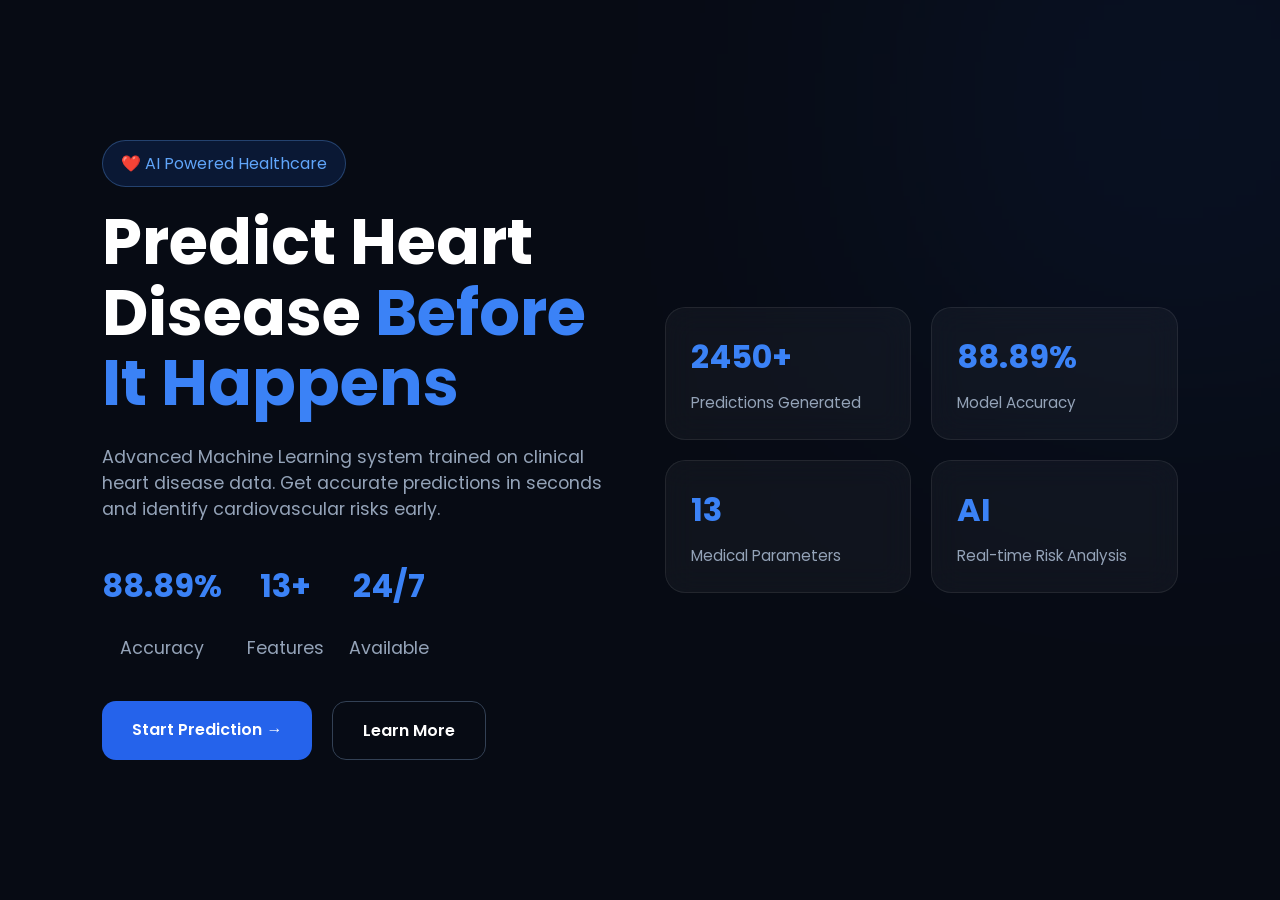
<file: templates/index.html>
<!DOCTYPE html>
<html lang="en">

<head>
    <meta charset="UTF-8">
    <meta name="viewport" content="width=device-width, initial-scale=1.0">

    <title>CardioVision AI</title>

    <link href="https://fonts.googleapis.com/css2?family=Poppins:wght@300;400;500;600;700&display=swap"
        rel="stylesheet">

    <style>
        * {
            margin: 0;
            padding: 0;
            box-sizing: border-box;
            font-family: 'Poppins', sans-serif;
        }

        body {
            background: #070b14;
            color: white;
            overflow-x: hidden;
        }

        .hero {
            min-height: 100vh;
            display: flex;
            align-items: center;
            justify-content: center;
            padding: 0 8%;
        }

        .container {
            display: grid;
            grid-template-columns: 1fr 1fr;
            gap: 50px;
            align-items: center;
        }

        .badge {
            display: inline-block;
            padding: 10px 18px;
            border-radius: 50px;
            background: rgba(37, 99, 235, .15);
            color: #60a5fa;
            border: 1px solid rgba(96, 165, 250, .3);
        }

        h1 {
            font-size: 4rem;
            line-height: 1.1;
            margin-top: 20px;
        }

        .highlight {
            color: #3b82f6;
        }

        p {
            margin-top: 25px;
            color: #94a3b8;
            font-size: 1.1rem;
        }

        .btns {
            margin-top: 40px;
            display: flex;
            gap: 20px;
        }

        .btn {
            padding: 16px 30px;
            border: none;
            border-radius: 14px;
            text-decoration: none;
            font-weight: 600;
            transition: .3s;
        }

        .primary {
            background: #2563eb;
            color: white;
        }

        .primary:hover {
            transform: translateY(-3px);
        }

        .secondary {
            border: 1px solid #334155;
            color: white;
        }

        .cards {
            display: grid;
            grid-template-columns: repeat(2, 1fr);
            gap: 20px;
        }

        .card {
            background: rgba(255, 255, 255, .04);
            border: 1px solid rgba(255, 255, 255, .08);
            backdrop-filter: blur(15px);
            border-radius: 20px;
            padding: 25px;
        }

        .card h2 {
            font-size: 2rem;
            color: #3b82f6;
        }

        .card p {
            margin-top: 10px;
            font-size: .95rem;
        }

        .floating {
            position: absolute;
            width: 400px;
            height: 400px;
            background: #2563eb;
            filter: blur(180px);
            opacity: .15;
            top: -100px;
            right: -100px;
        }

        .stats {
            display: flex;
            gap: 25px;
            margin-top: 40px;
        }

        .stat {
            text-align: center;
        }

        .stat h3 {
            color: #3b82f6;
            font-size: 2rem;
        }

        @media(max-width:900px) {

            .container {
                grid-template-columns: 1fr;
            }

            h1 {
                font-size: 3rem;
            }

            .cards {
                margin-top: 40px;
            }

        }
    </style>

</head>

<body>

    <div class="floating"></div>







    <section class="hero">

        <div class="container">

            <div>

                <span class="badge">
                    ❤️ AI Powered Healthcare
                </span>

                <h1>
                    Predict Heart Disease
                    <span class="highlight">Before It Happens</span>
                </h1>

                <p>
                    Advanced Machine Learning system trained on clinical heart disease data.
                    Get accurate predictions in seconds and identify cardiovascular risks early.
                </p>

                <div class="stats">

                    <div class="stat">
                        <h3>88.89%</h3>
                        <p>Accuracy</p>
                    </div>


                    <div class="stat">
                        <h3>13+</h3>
                        <p>Features</p>
                    </div>

                    <div class="stat">
                        <h3>24/7</h3>
                        <p>Available</p>
                    </div>

                </div>

                <div class="btns">

                    <a href="/predictdata" class="btn primary">
                        Start Prediction →
                    </a>

                    <a href="/about" class="btn secondary">
                        Learn More
                    </a>

                </div>

            </div>

            <div class="cards">

                <div class="card">
                    <h2>2450+</h2>
                    <p>Predictions Generated</p>
                </div>

                <div class="card">
                    <h2>88.89%</h2>
                    <p>Model Accuracy</p>
                </div>

                <div class="card">
                    <h2>13</h2>
                    <p>Medical Parameters</p>
                </div>

                <div class="card">
                    <h2>AI</h2>
                    <p>Real-time Risk Analysis</p>
                </div>

            </div>

        </div>

    </section>


</body>

</html>
</file>
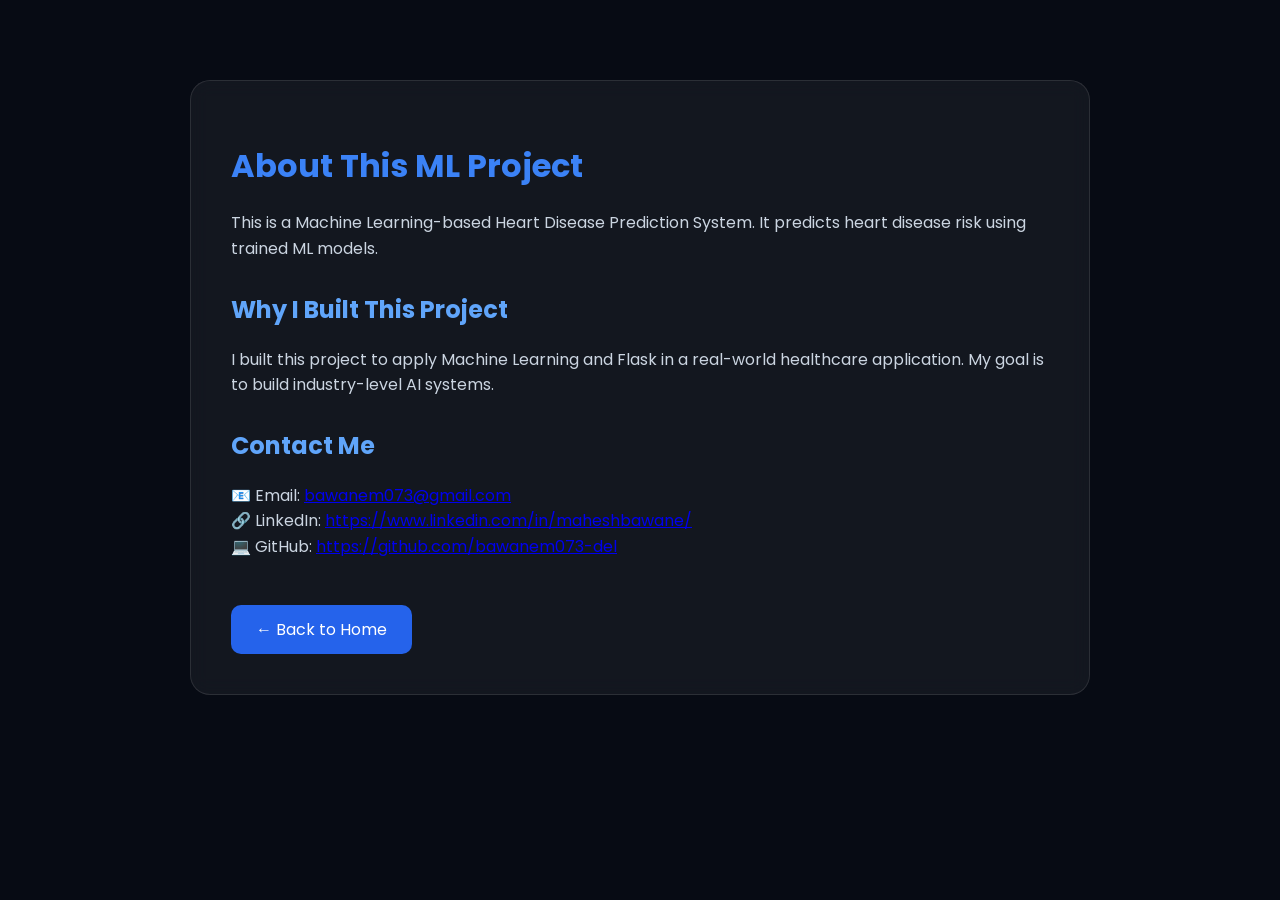
<file: templates/about.html>
<!DOCTYPE html>
<html lang="en">

<head>
    <meta charset="UTF-8">
    <title>About - CardioVision AI</title>

    <link href="https://fonts.googleapis.com/css2?family=Poppins:wght@300;400;500;600;700&display=swap"
        rel="stylesheet">

    <style>
        body {
            margin: 0;
            padding: 0;
            font-family: 'Poppins', sans-serif;
            background: #070b14;
            color: white;
        }

        .container {
            max-width: 900px;
            margin: auto;
            padding: 80px 20px;
        }

        .box {
            background: rgba(255, 255, 255, 0.05);
            border: 1px solid rgba(255, 255, 255, 0.1);
            padding: 40px;
            border-radius: 20px;
            backdrop-filter: blur(10px);
        }

        h1 {
            color: #3b82f6;
            margin-bottom: 20px;
        }

        h2 {
            margin-top: 30px;
            color: #60a5fa;
        }

        p {
            color: #cbd5e1;
            line-height: 1.6;
        }

        .btn {
            display: inline-block;
            margin-top: 30px;
            padding: 12px 25px;
            background: #2563eb;
            color: white;
            text-decoration: none;
            border-radius: 10px;
        }

        .btn:hover {
            background: #1d4ed8;
        }
    </style>
</head>

<body>

    <div class="container">

        <div class="box">

            <h1>About This ML Project</h1>

            <p>
                This is a Machine Learning-based Heart Disease Prediction System.
                It predicts heart disease risk using trained ML models.
            </p>

            <h2>Why I Built This Project</h2>

            <p>
                I built this project to apply Machine Learning and Flask in a real-world healthcare application.
                My goal is to build industry-level AI systems.
            </p>

            <h2>Contact Me</h2>

            <p>
                📧 Email: <a href="mailto:bawanem073@gmail.com">bawanem073@gmail.com</a><br>

                🔗 LinkedIn:
                <a href="https://www.linkedin.com/in/maheshbawane/" target="_blank">
                    https://www.linkedin.com/in/maheshbawane/
                </a><br>

                💻 GitHub:
                <a href="https://github.com/bawanem073-del" target="_blank">
                    https://github.com/bawanem073-del
                </a>
            </p>

            <a href="/" class="btn">← Back to Home</a>

        </div>

    </div>

</body>

</html>
</file>
